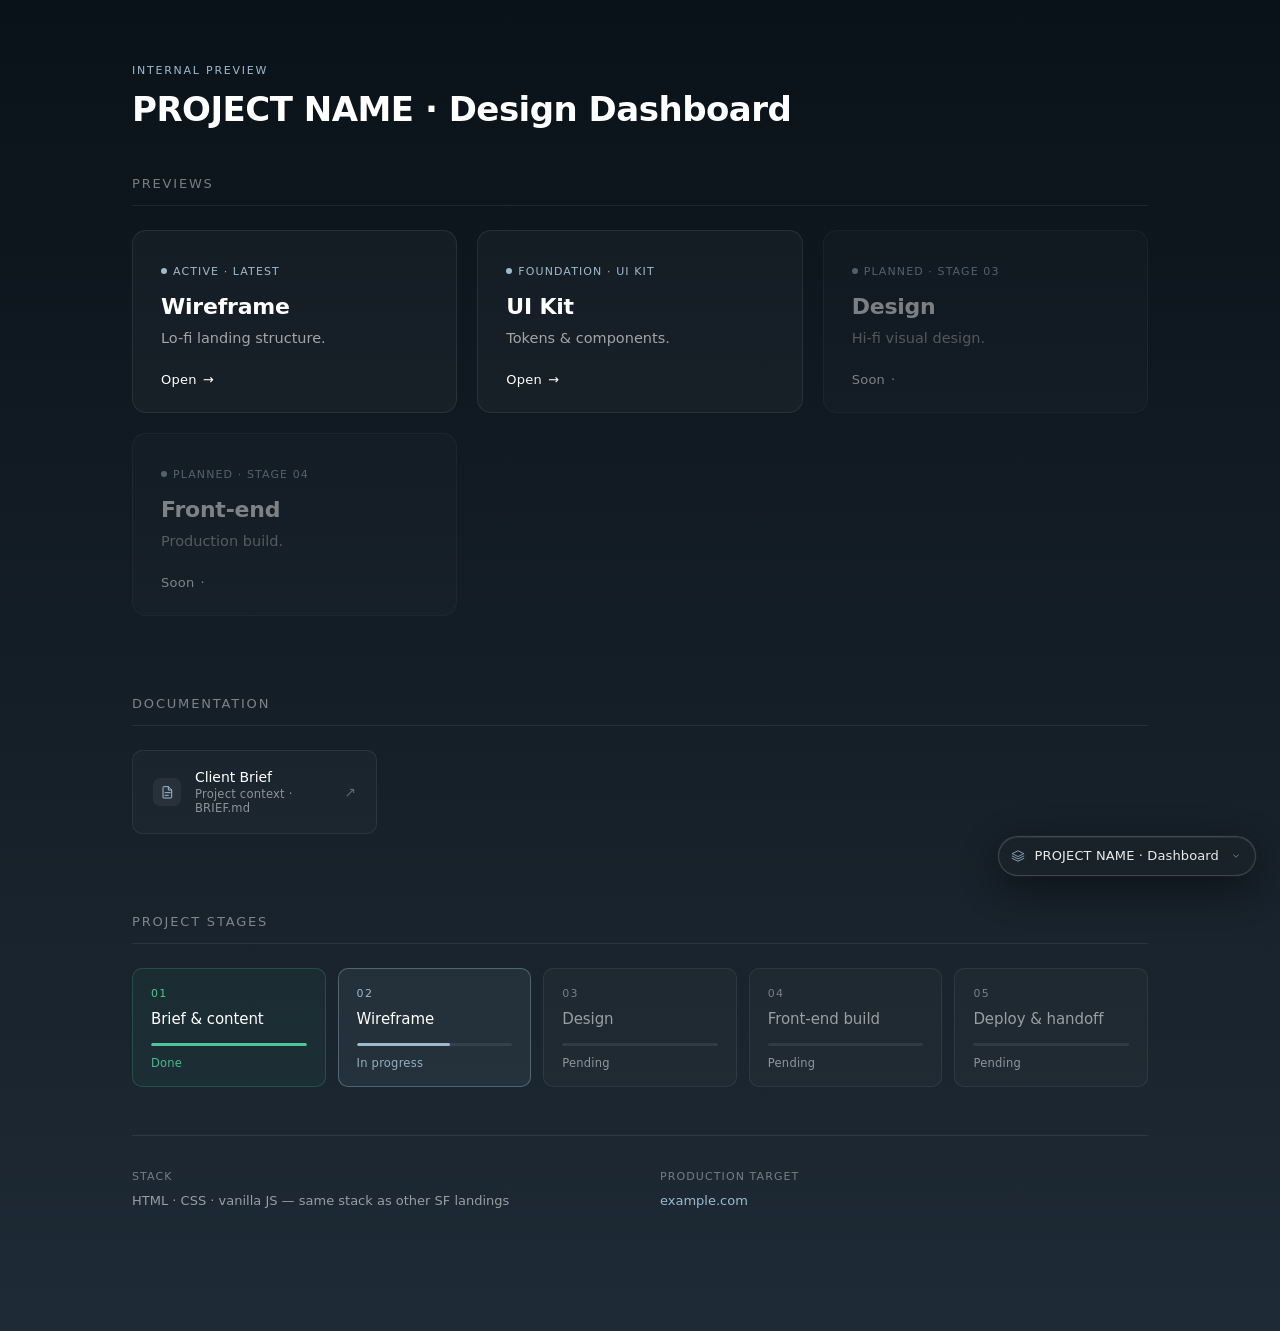
<file: base/project-template.html>
<!DOCTYPE html>
<html lang="en">
<head>
<meta charset="UTF-8">
<meta name="viewport" content="width=device-width, initial-scale=1.0">
<meta name="robots" content="noindex, nofollow">
<title>PROJECT NAME — Preview Dashboard</title>

<!-- Favicon: studio-blue square + brand initial. Change only the letter. -->
<link rel="icon" href="data:image/svg+xml,%3Csvg xmlns='http://www.w3.org/2000/svg' viewBox='0 0 100 100'%3E%3Crect width='100' height='100' fill='%23116490'/%3E%3Ctext x='50' y='62' text-anchor='middle' font-family='system-ui,sans-serif' font-weight='700' font-size='42' fill='white'%3EX%3C/text%3E%3C/svg%3E">

<!-- ════════════════════════════════════════════════════════════════
     Vsevolod shared dashboard base — DO NOT copy chrome per project.
     This file is a thin shell: only PREVIEW_CONFIG changes per project.
     The launcher layout, the nav pill and the doc viewer all live in
     the base and are loaded from the SF Group dashboard. Edit the base
     once → every Vsevolod subproject updates.
     ════════════════════════════════════════════════════════════════ -->
<link rel="stylesheet" href="https://chife-mod.github.io/sfg-dashboard/base/launcher.css">
<link rel="stylesheet" href="https://chife-mod.github.io/sfg-dashboard/base/service-menu.css">
</head>
<body>

<script>
  // ─── The ONLY per-project content. Edit this object, nothing else. ───
  window.PREVIEW_CONFIG = {
    project: "PROJECT NAME",
    title:   "PROJECT NAME · Design Dashboard",

    // Openable preview pages (tiles). status:"planned" dims a not-built tile.
    previews: [
      { tag: "Active · Latest",     title: "Wireframe", desc: "Lo-fi landing structure.", href: "wireframe/" },
      { tag: "Foundation · UI Kit", title: "UI Kit",    desc: "Tokens & components.",      href: "uikit/" },
      { tag: "Planned · Stage 03",  title: "Design",    desc: "Hi-fi visual design.",      status: "planned" },
      { tag: "Planned · Stage 04",  title: "Front-end", desc: "Production build.",         status: "planned" }
    ],

    // Documentation cards. icon: doc | globe | chat | repo | link.
    // For markdown docs use the shared viewer with an ABSOLUTE same-origin path:
    docs: [
      { label: "Client Brief", sub: "Project context · BRIEF.md", icon: "doc",
        href: "https://chife-mod.github.io/sfg-dashboard/base/viewer.html?file=/PROJECT-SLUG/BRIEF.md&home=/PROJECT-SLUG/" }
    ],

    // Project phases. status: done | active | pending. progress: 0..100.
    stages: [
      { name: "Brief & content", status: "done",    progress: 100, label: "Done" },
      { name: "Wireframe",       status: "active",  progress: 60,  label: "In progress" },
      { name: "Design",          status: "pending", progress: 0,   label: "Pending" },
      { name: "Front-end build", status: "pending", progress: 0,   label: "Pending" },
      { name: "Deploy & handoff",status: "pending", progress: 0,   label: "Pending" }
    ],

    meta: [
      { dt: "Stack", dd: "HTML · CSS · vanilla JS — same stack as other SF landings" },
      { dt: "Production target", label: "example.com", href: "https://example.com" }
    ],

    // Nav pill (preview pages only). Keep paths relative to the project root.
    versions: [
      { id: "wireframe", label: "PROJECT NAME · Wireframe", desc: "Lo-fi landing structure", path: "wireframe/" },
      { id: "uikit",     label: "PROJECT NAME · UI Kit",    desc: "Tokens & components",     path: "uikit/" },
      { id: "launcher",  label: "PROJECT NAME · Dashboard", desc: "Main launcher",           path: "" }
    ]
  };
</script>

<script defer src="https://chife-mod.github.io/sfg-dashboard/base/launcher.js"></script>
<script defer src="https://chife-mod.github.io/sfg-dashboard/base/service-menu.js"></script>
</body>
</html>
</file>
